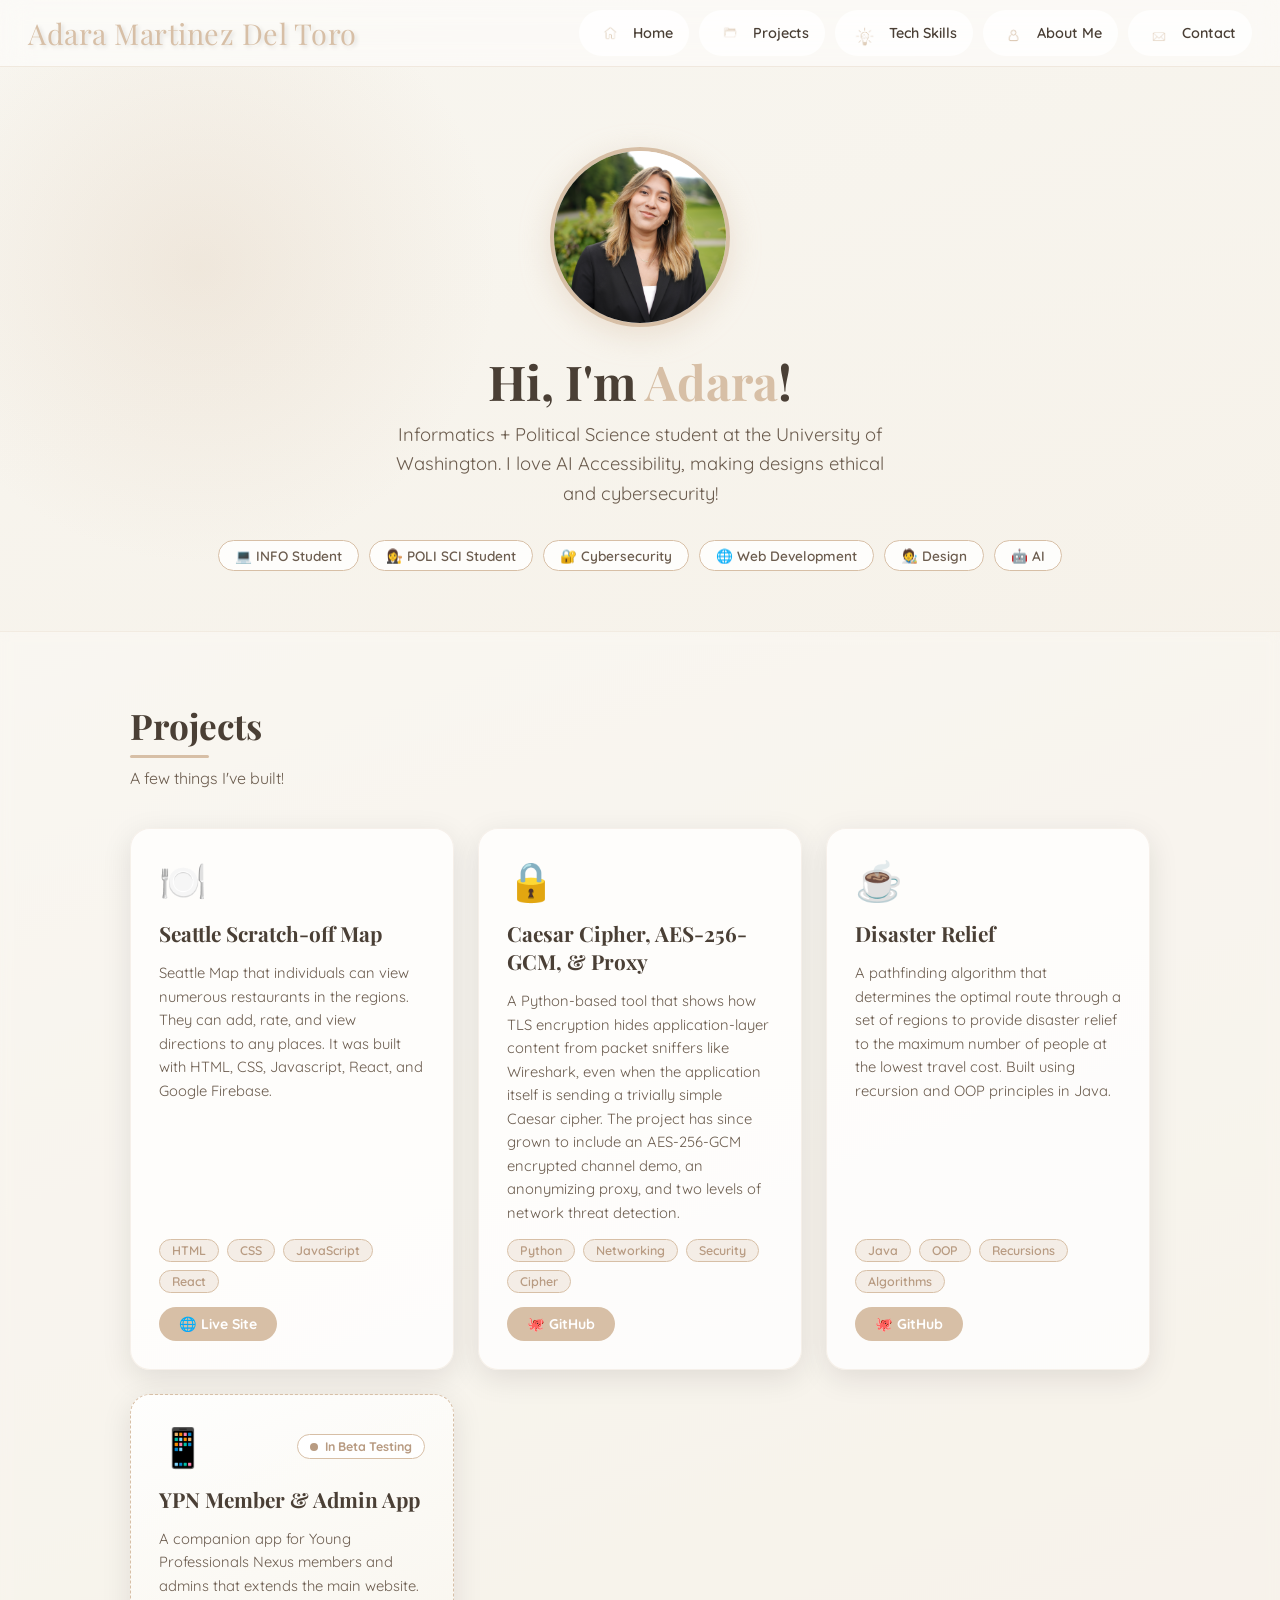
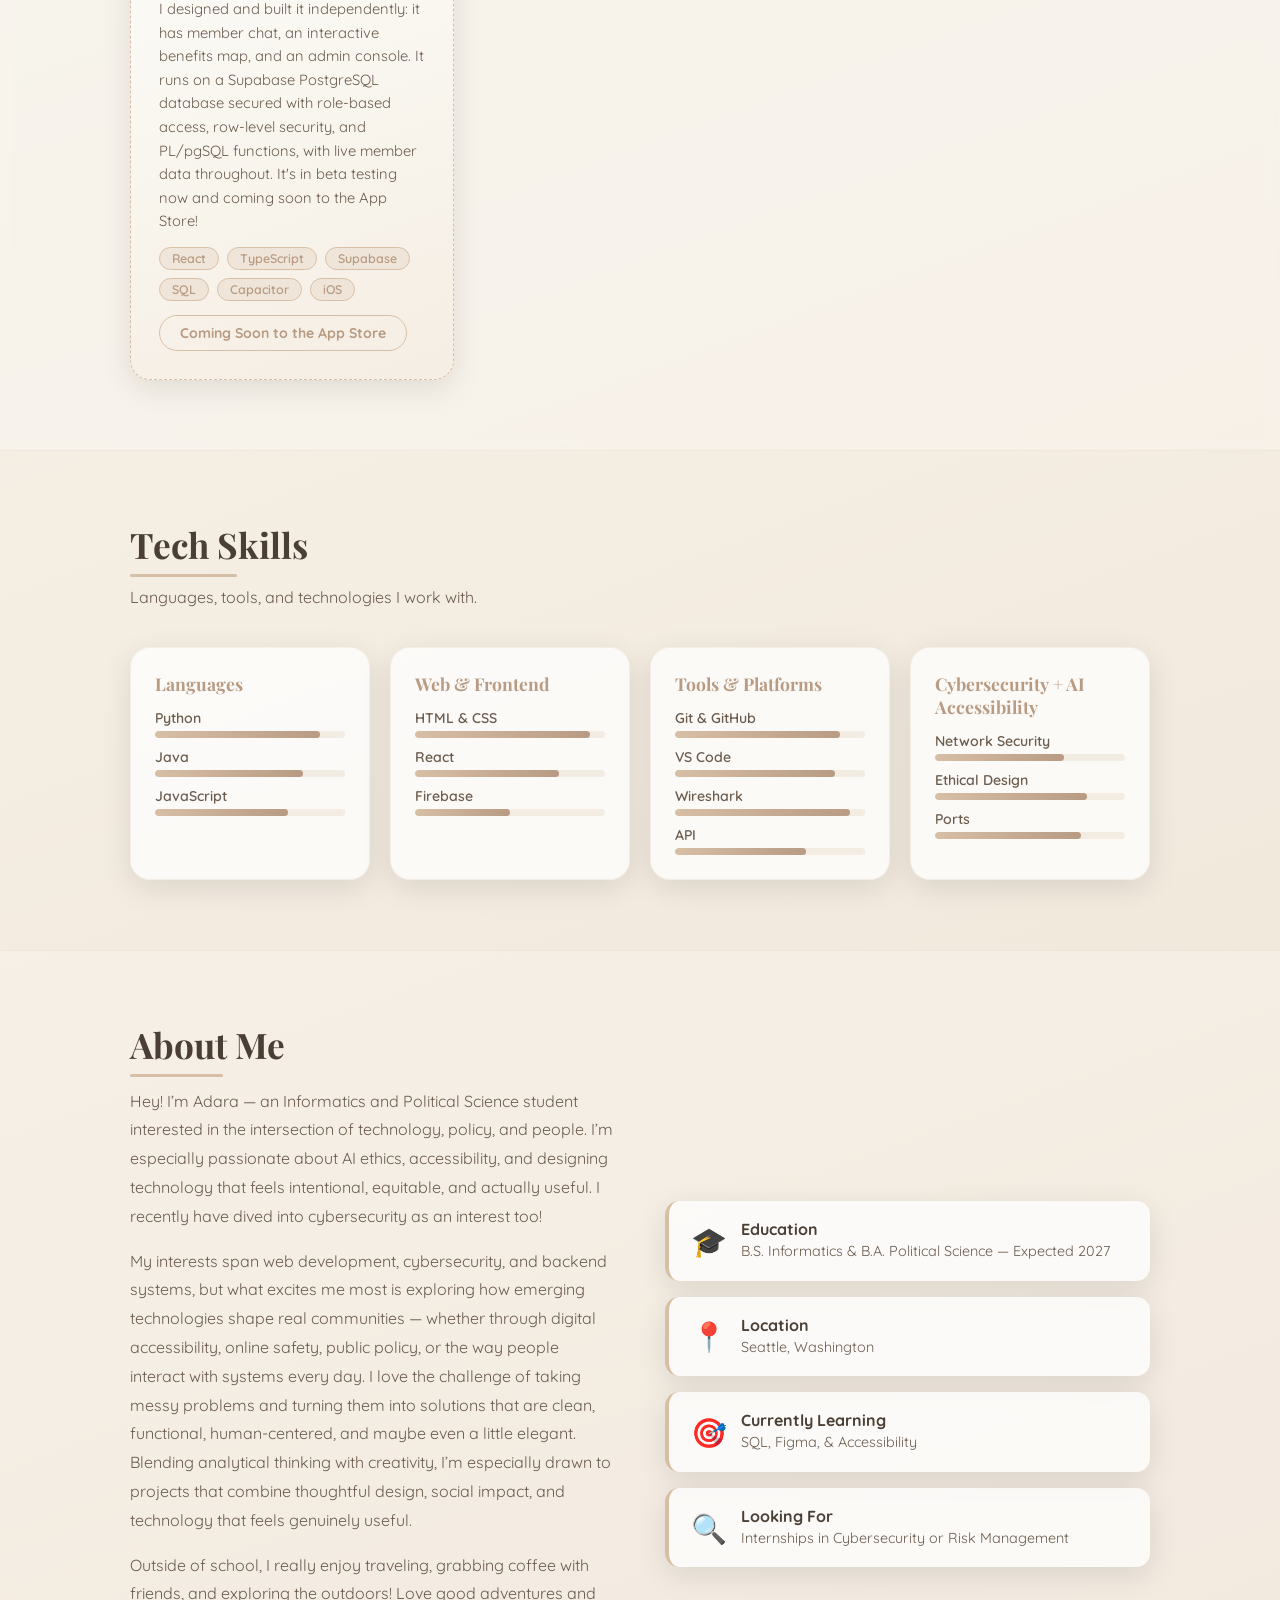
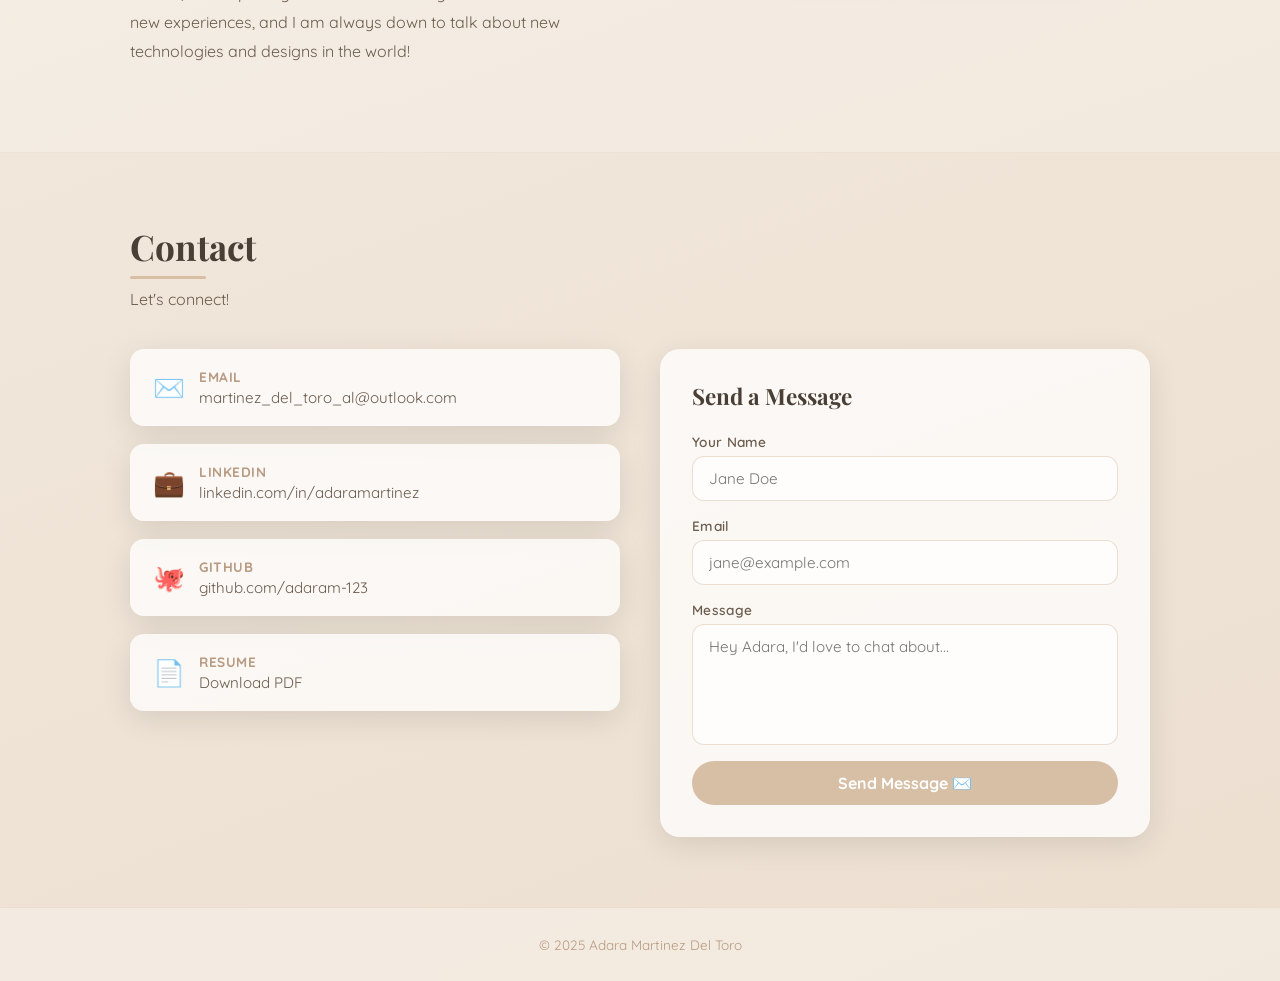
<file: index.html>
<!DOCTYPE html>
<html lang="en">
<head>
  <meta charset="UTF-8">
  <meta name="author" content="Adara Martinez">
  <meta name="viewport" content="width=device-width, initial-scale=1.0">
  <title>Adara's Portfolio</title>
  <link rel="icon" href="admtfavicon.ico">
  <link href="https://fonts.googleapis.com/css2?family=Playfair+Display:wght@600;700&family=Quicksand:wght@400;600;700&display=swap" rel="stylesheet">
  <link rel="stylesheet" href="styles.css">
</head>
<body>

  <!-- navbars -->
  <nav>
    <div class="nav-name">Adara Martinez Del Toro</div>
    <ul class="nav-links">

      <li>
        <a href="#Home">
          <img src="homeicon.png" alt="Home"> Home
        </a>
      </li>

      <li class="dropdown">
        <a href="javascript:void(0)" class="dropbtn">
          <img src="projecticon.png" alt="Projects"> Projects
        </a>
        <div class="dropdown-content">
          <a href="#Project1">Seattle Restaurant Map</a>
          <a href="#Project2">Caesar Cipher, AES-256-GCM, & Proxy</a>
          <a href="#Project3">Disaster Relief</a>
          <a href="#Project4">YPN Member &amp; Admin App</a>
        </div>
      </li>

      <li>
        <a href="#Techskills">
          <img src="techskills.png" alt="Skills"> Tech Skills
        </a>
      </li>

      <li>
        <a href="#AboutMe">
          <img src="aboutme.png" alt="About Me"> About Me
        </a>
      </li>

      <li>
        <a href="#Contact">
          <img src="contacticon.png" alt="Contact"> Contact
        </a>
      </li>

    </ul>
  </nav>

  <!-- home -->
  <section id="Home">
    <div class="hero-photo-wrapper">
      <img src="adara2.JPG" alt="Adara Martinez">
    </div>

    <h1 class="hero-title">Hi, I'm <span>Adara</span>!</h1>
    <p class="hero-subtitle">
      Informatics + Political Science student at the University of Washington.
      I love AI Accessibility, making designs ethical and cybersecurity!
    </p>
    <div class="hero-badges">
      <span class="badge">💻 INFO Student</span>
      <span class="badge">👩‍⚖️ POLI SCI Student</span>
      <span class="badge">🔐 Cybersecurity</span>
      <span class="badge">🌐 Web Development</span>
      <span class="badge">🧑‍🎨 Design</span>
      <span class="badge">🤖 AI</span>
    </div>
  </section>

  <!-- projects -->
  <section id="Projects">
    <div class="section">
      <h2 class="section-title">Projects</h2>
      <p class="section-subtitle">A few things I've built!</p>

      <div class="projects-grid">

        <!-- Project 1: Restaurant Website -->
        <div class="project-card" id="Project1">
          <div class="project-card-icon">🍽️</div>
          <h3>Seattle Scratch-off Map</h3>
          <p>
            Seattle Map that individuals can view numerous restaurants in the regions.
            They can add, rate, and view directions to any places. It was built with
            HTML, CSS, Javascript, React, and Google Firebase.
          </p>
          <div class="project-tags">
            <span class="project-tag">HTML</span>
            <span class="project-tag">CSS</span>
            <span class="project-tag">JavaScript</span>
            <span class="project-tag">React</span>
          </div>
          <a href="https://info340-restaurantratings.web.app" class="project-link">🌐 Live Site</a>
        </div>

        <!-- Project 2: Cybersecurity -->
        <div class="project-card" id="Project2">
          <div class="project-card-icon">🔒</div>
          <h3>Caesar Cipher, AES-256-GCM, & Proxy</h3>
          <p>
            A Python-based  tool that shows how TLS encryption hides application-layer content 
            from packet sniffers like Wireshark, even when the application itself is sending 
            a trivially simple Caesar cipher. The project has since grown to include an 
            AES-256-GCM encrypted channel demo, an anonymizing proxy, and two levels of network threat detection.
          </p>
          <div class="project-tags">
            <span class="project-tag">Python</span>
            <span class="project-tag">Networking</span>
            <span class="project-tag">Security</span>
            <span class="project-tag">Cipher</span>
          </div>
          <a href="https://github.com/adaram-123/jsisb370-privacy.git" target="_blank" class="project-link">🐙 GitHub</a>
        </div>

        <!-- Project 3: Java -->
        <div class="project-card" id="Project3">
          <div class="project-card-icon">☕</div>
          <h3>Disaster Relief</h3>
          <p>
            A pathfinding algorithm that determines the optimal route through a set 
            of regions to provide disaster relief to the maximum number of people 
            at the lowest travel cost. Built using recursion and OOP principles in Java.
          </p>
          <div class="project-tags">
            <span class="project-tag">Java</span>
            <span class="project-tag">OOP</span>
            <span class="project-tag">Recursions</span>
            <span class="project-tag">Algorithms</span>
          </div>
          <a href="https://github.com/adaram-123/disaster-relief---java.git" target="_blank" class="project-link">🐙 GitHub</a>
        </div>

        <!-- Project 4: iOS App (in testing) -->
        <div class="project-card project-card--featured" id="Project4">
          <div class="project-card-top">
            <div class="project-card-icon">📱</div>
            <span class="status-pill"><span class="status-dot"></span>In Beta Testing</span>
          </div>
          <h3>YPN Member &amp; Admin App</h3>
          <p>
            A companion app for Young Professionals Nexus members and admins that extends
            the main website. I designed and built it independently: it has member chat, an interactive
            benefits map, and an admin console. It runs on a Supabase PostgreSQL database secured
            with role-based access, row-level security, and PL/pgSQL functions, with live member data
            throughout. It's in beta testing now and coming soon to the App Store!
          </p>
          <div class="project-tags">
            <span class="project-tag">React</span>
            <span class="project-tag">TypeScript</span>
            <span class="project-tag">Supabase</span>
            <span class="project-tag">SQL</span>
            <span class="project-tag">Capacitor</span>
            <span class="project-tag">iOS</span>
          </div>
          <span class="project-link project-link--soon" aria-disabled="true"> Coming Soon to the App Store</span>
        </div>

      </div>
    </div>
  </section>

  <!-- tech skills -->
  <div id="Techskills">
    <div class="section">
      <h2 class="section-title">Tech Skills</h2>
      <p class="section-subtitle">Languages, tools, and technologies I work with.</p>

      <div class="skills-grid">

        <div class="skill-category">
          <h4>Languages</h4>
          <div class="skill-list">
            <div class="skill-item">
              <span>Python</span>
              <div class="skill-bar"><div class="skill-bar-fill" style="width: 87%"></div></div>
            </div>
            <div class="skill-item">
              <span>Java</span>
              <div class="skill-bar"><div class="skill-bar-fill" style="width: 78%"></div></div>
            </div>
            <div class="skill-item">
              <span>JavaScript</span>
              <div class="skill-bar"><div class="skill-bar-fill" style="width: 70%"></div></div>
            </div>
          </div>
        </div>

        <div class="skill-category">
          <h4>Web & Frontend</h4>
          <div class="skill-list">
            <div class="skill-item">
              <span>HTML & CSS</span>
              <div class="skill-bar"><div class="skill-bar-fill" style="width: 92%"></div></div>
            </div>
            <div class="skill-item">
              <span>React</span>
              <div class="skill-bar"><div class="skill-bar-fill" style="width: 76%"></div></div>
            </div>
            <div class="skill-item">
              <span>Firebase</span>
              <div class="skill-bar"><div class="skill-bar-fill" style="width: 50%"></div></div>
            </div>
          </div>
        </div>

        <div class="skill-category">
          <h4>Tools & Platforms</h4>
          <div class="skill-list">
            <div class="skill-item">
              <span>Git & GitHub</span>
              <div class="skill-bar"><div class="skill-bar-fill" style="width: 87%"></div></div>
            </div>
            <div class="skill-item">
              <span>VS Code</span>
              <div class="skill-bar"><div class="skill-bar-fill" style="width: 84%"></div></div>
            </div>
            <div class="skill-item">
              <span>Wireshark</span>
              <div class="skill-bar"><div class="skill-bar-fill" style="width: 92%"></div></div>
            </div>
            <div class="skill-item">
              <span>API</span>
              <div class="skill-bar"><div class="skill-bar-fill" style="width: 69%"></div></div>
            </div>
          </div>
        </div>

        <div class="skill-category">
          <h4>Cybersecurity + AI Accessibility</h4>
          <div class="skill-list">
            <div class="skill-item">
              <span>Network Security</span>
              <div class="skill-bar"><div class="skill-bar-fill" style="width: 68%"></div></div>
            </div>
            <div class="skill-item">
              <span>Ethical Design</span>
              <div class="skill-bar"><div class="skill-bar-fill" style="width: 80%"></div></div>
            </div>
            <div class="skill-item">
              <span>Ports</span>
              <div class="skill-bar"><div class="skill-bar-fill" style="width: 77%"></div></div>
            </div>
          </div>
        </div>

      </div>
    </div>
  </div>

  <!-- about me -->
  <section id="AboutMe">
    <div class="section">
      <h2 class="section-title">About Me</h2>

      <div class="about-inner">
        <div class="about-text">
          <p>
            Hey! I’m Adara — an Informatics and Political Science student interested in the 
            intersection of technology, policy, and people. I’m especially passionate about 
            AI ethics, accessibility, and designing technology that feels intentional, equitable, 
            and actually useful. I recently have dived into cybersecurity as an interest too!
          </p>
          <p>
            My interests span web development, cybersecurity, and backend systems, but what excites 
            me most is exploring how emerging technologies shape real communities — whether through 
            digital accessibility, online safety, public policy, or the way people interact with 
            systems every day. I love the challenge of taking messy problems and turning them into 
            solutions that are clean, functional, human-centered, and maybe even a little elegant. 
            Blending analytical thinking with creativity, I’m especially drawn to projects that 
            combine thoughtful design, social impact, and technology that feels genuinely useful.
          </p>
          <p>
            Outside of school, I really enjoy traveling, grabbing coffee with friends, and exploring
            the outdoors! Love good adventures and new experiences, and I am always down to talk
            about new technologies and designs in the world!
          </p>
        </div>

        <div class="about-facts">
          <div class="fact-card">
            <div class="fact-icon">🎓</div>
            <div>
              <strong>Education</strong>
              <p>B.S. Informatics & B.A. Political Science — Expected 2027</p>
            </div>
          </div>
          <div class="fact-card">
            <div class="fact-icon">📍</div>
            <div>
              <strong>Location</strong>
              <p>Seattle, Washington</p>
            </div>
          </div>
          <div class="fact-card">
            <div class="fact-icon">🎯</div>
            <div>
              <strong>Currently Learning</strong>
              <p>SQL, Figma, & Accessibility</p>
            </div>
          </div>
          <div class="fact-card">
            <div class="fact-icon">🔍</div>
            <div>
              <strong>Looking For</strong>
              <p>Internships in Cybersecurity or Risk Management</p>
            </div>
          </div>
        </div>
      </div>
    </div>
  </section>

  <!-- contact -->
  <div id="Contact">
    <div class="section">
      <h2 class="section-title">Contact</h2>
      <p class="section-subtitle">Let's connect!</p>

      <div class="contact-wrapper">

        <div class="contact-info">
          <a class="contact-item" href="mailto:martinez_del_toro_al@outlook.com">
            <div class="contact-item-icon">✉️</div>
            <div class="contact-item-text">
              <strong>Email</strong>
              <span>martinez_del_toro_al@outlook.com</span>
            </div>
          </a>
          <a class="contact-item" href="https://www.linkedin.com/in/adaramartinez" target="_blank">
            <div class="contact-item-icon">💼</div>
            <div class="contact-item-text">
              <strong>LinkedIn</strong>
              <span>linkedin.com/in/adaramartinez</span>
            </div>
          </a>
          <a class="contact-item" href="https://github.com/adaram-123" target="_blank">
            <div class="contact-item-icon">🐙</div>
            <div class="contact-item-text">
              <strong>GitHub</strong>
              <span>github.com/adaram-123</span>
            </div>
          </a>
          <a class="contact-item" href="resume.pdf">
            <div class="contact-item-icon">📄</div>
            <div class="contact-item-text">
              <strong>Resume</strong>
              <span>Download PDF</span>
            </div>
          </a>
        </div>

        <div class="contact-form-box">
          <h3>Send a Message</h3>
          <div class="form-group">
            <label for="name">Your Name</label>
            <input type="text" id="name" placeholder="Jane Doe">
          </div>
          <div class="form-group">
            <label for="email">Email</label>
            <input type="email" id="email" placeholder="jane@example.com">
          </div>
          <div class="form-group">
            <label for="message">Message</label>
            <textarea id="message" rows="5" placeholder="Hey Adara, I'd love to chat about..."></textarea>
          </div>
          <button class="form-submit" onclick="alert('Thanks for reaching out!')">
            Send Message ✉️
          </button>
        </div>

      </div>
    </div>
  </div>

<!-- footer -->
  <footer>
    <p>© 2025 Adara Martinez Del Toro </p>
  </footer>

</body>
</html>
</file>
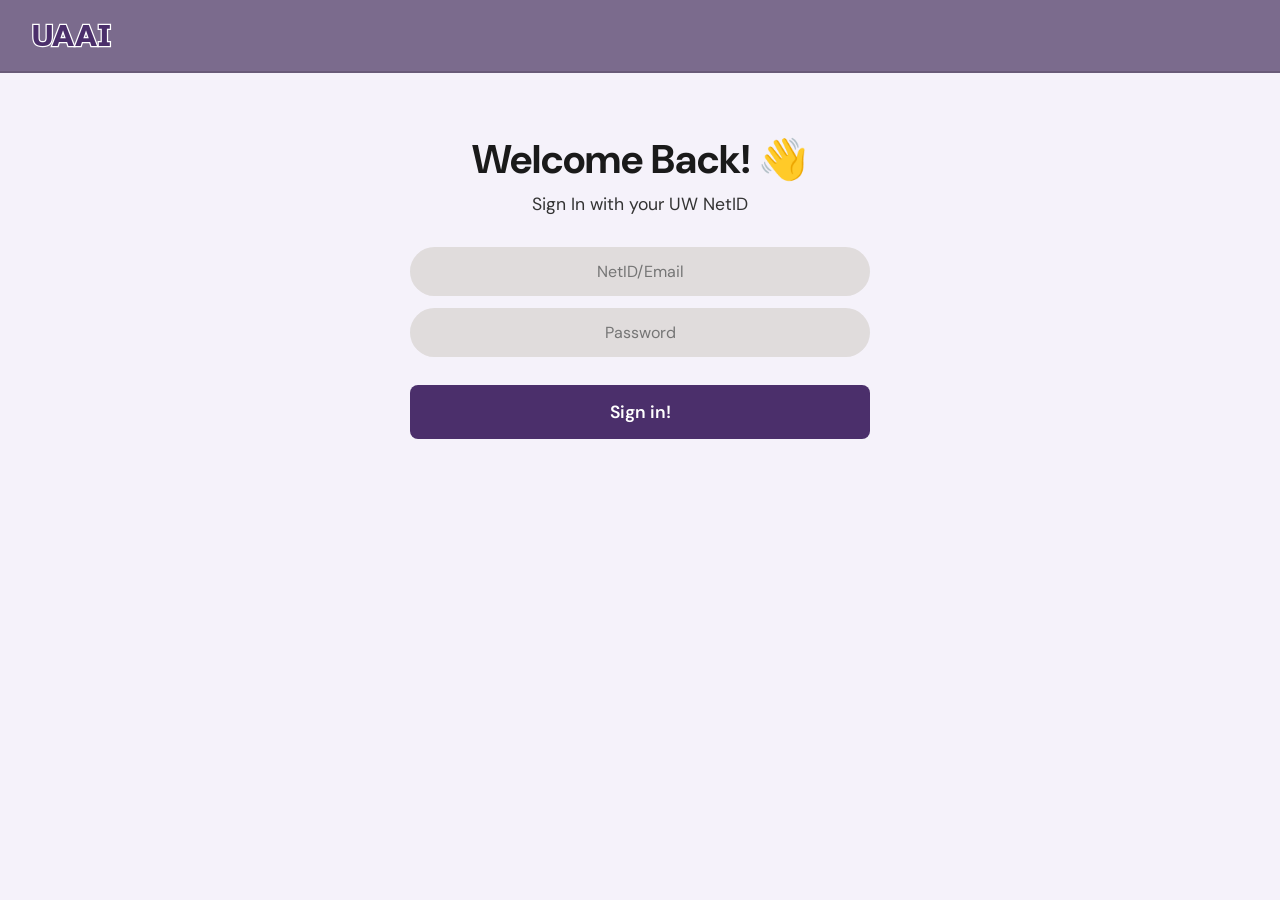
<file: index1.html>
<!DOCTYPE html>
<html lang="en">
<head>
<meta charset="UTF-8">
<meta name="viewport" content="width=device-width, initial-scale=1.0">
<title>UAAI - UW Academic Advisor AI</title>
<link href="https://fonts.googleapis.com/css2?family=Atkinson+Hyperlegible:wght@400;700&family=DM+Sans:wght@400;500;600;700&display=swap" rel="stylesheet">
<style>
  :root {
    --purple-header: #7B6B8D;
    --purple-dark: #4B2F6B;
    --purple-light: #E8E0F0;
    --purple-chat: #D9CDE8;
    --chat-user: #EAEAEA;
    --beige: #E8DFC0;
    --green: #2E7D32;
    --red: #C62828;
    --teal: #00BCD4;
    --bg: #F5F2FA;
    --white: #fff;
    --text: #1a1a1a;
    --gray: #888;
    --border: #ddd;
  }
  * { box-sizing: border-box; margin: 0; padding: 0; }
  body { font-family: 'DM Sans', sans-serif; background: var(--bg); color: var(--text); min-height: 100vh; }
 
  /* NAV */
  #main-nav {
    background: var(--purple-header);
    display: none;
    align-items: center;
    padding: 0 24px;
    height: 76px;
    gap: 12px;
    border-bottom: 2px solid rgba(0,0,0,0.15);
    position: sticky; top: 0; z-index: 50;
  }
  .nav-logo {
    font-family: 'Atkinson Hyperlegible', sans-serif;
    font-weight: 700; font-size: 2rem;
    color: var(--purple-dark);
    -webkit-text-stroke: 2.5px white;
    paint-order: stroke fill;
    margin-right: 12px;
  }
  .nav-links { display: flex; gap: 8px; flex: 1; }
  .nav-btn {
    background: var(--white); border: 2px solid var(--white);
    border-radius: 6px; padding: 8px 20px;
    font-family: 'DM Sans', sans-serif; font-weight: 700; font-size: 0.95rem;
    cursor: pointer; transition: background 0.15s; white-space: nowrap;
  }
  .nav-btn:hover, .nav-btn.active-tab { background: var(--purple-light); }
  .nav-book {
    background: var(--beige); border: none; border-radius: 50px;
    padding: 10px 22px; font-family: 'DM Sans', sans-serif;
    font-weight: 700; font-size: 0.95rem; cursor: pointer; white-space: nowrap;
  }
  .nav-arrow {
    background: none; border: 2px solid var(--white); border-radius: 50%;
    width: 36px; height: 36px; min-width: 36px; display: flex; align-items: center;
    justify-content: center; font-size: 1.1rem; cursor: pointer;
    color: var(--white); font-weight: bold;
    transition: background 0.15s;
  }
  .nav-arrow:hover { background: rgba(255,255,255,0.2); }
  .nav-arrow-tooltip { position: relative; }
  .nav-arrow-tooltip:hover::after {
    content: 'Log out';
    position: absolute; bottom: -28px; right: 0;
    background: #333; color: #fff; font-size: 0.75rem;
    padding: 3px 8px; border-radius: 4px; white-space: nowrap;
    font-family: 'DM Sans', sans-serif;
  }
 
  /* PAGES */
  .page { display: none; }
  .page.active { display: block; }
  #page-chat.active { display: flex; flex-direction: column; }
 
  /* LOGIN */
  #login-shell { min-height: 100vh; display: flex; flex-direction: column; }
  #login-shell.hidden { display: none !important; }
  .login-nav {
    background: var(--purple-header); padding: 16px 32px;
    display: flex; align-items: center;
    border-bottom: 2px solid rgba(0,0,0,0.15);
  }
  .login-nav-logo {
    font-family: 'Atkinson Hyperlegible', sans-serif;
    font-weight: 700; font-size: 2rem; color: var(--purple-dark);
    -webkit-text-stroke: 2.5px white; paint-order: stroke fill;
  }
  .login-body { flex: 1; display: flex; flex-direction: column; align-items: center; padding: 60px 20px; }
  .login-body h1 { font-size: 2.5rem; font-weight: 700; margin-bottom: 8px; }
  .login-body p { font-size: 1.1rem; margin-bottom: 32px; color: #333; }
  .login-form { display: flex; flex-direction: column; gap: 12px; width: 100%; max-width: 460px; }
  .login-form input {
    background: #E0DCDC; border: none; border-radius: 30px;
    padding: 14px 24px; font-size: 1rem; font-family: 'DM Sans', sans-serif;
    outline: none; text-align: center;
  }
  .login-form input:focus { background: #d0ccd0; }
  .login-submit {
    background: var(--purple-dark); color: var(--white); border: none;
    border-radius: 8px; padding: 16px; font-size: 1.1rem; font-weight: 600;
    cursor: pointer; margin-top: 16px; transition: background 0.15s; font-family: 'DM Sans', sans-serif;
  }
  .login-submit:hover { background: #3a2555; }
 
  /* APP SHELL */
  #app-shell { display: none; flex-direction: column; min-height: 100vh; }
  #app-shell.visible { display: flex; }
 
  /* CHAT */
  #page-chat { height: calc(100vh - 76px); }
  .chat-messages { flex: 1; overflow-y: auto; padding: 28px 32px; display: flex; flex-direction: column; gap: 16px; }
  .msg-row { display: flex; align-items: flex-start; gap: 12px; }
  .msg-row.user { justify-content: flex-end; }
  .msg-avatar { width: 48px; height: 48px; border-radius: 50%; background: #c8b8dc; flex-shrink: 0; overflow: hidden; display: flex; align-items: center; justify-content: center; }
  .msg-bubble { background: var(--purple-chat); border-radius: 16px; padding: 16px 20px; max-width: 72%; font-size: 0.97rem; line-height: 1.6; }
  .msg-bubble.user { background: var(--chat-user); }
  .chat-suggestions { display: flex; gap: 10px; flex-wrap: wrap; padding: 0 32px 12px; }
  .suggestion-chip {
    background: #E0DCDC; border: none; border-radius: 30px; padding: 8px 18px;
    font-size: 0.88rem; cursor: pointer; font-family: 'DM Sans', sans-serif; transition: background 0.15s;
  }
  .suggestion-chip:hover { background: var(--purple-light); }
  .chat-book-banner {
    display: flex; align-items: center; justify-content: space-between;
    background: #E0DCDC; margin: 0 32px 8px; border-radius: 8px; padding: 12px 20px; font-size: 1rem;
  }
  .book-small-btn { background: #333; color: #fff; border: none; border-radius: 20px; padding: 6px 18px; font-weight: 700; cursor: pointer; font-family: 'DM Sans', sans-serif; }
  .chat-input-row { display: flex; align-items: center; padding: 8px 32px 20px; gap: 12px; border-top: 1px solid var(--border); }
  .chat-input-wrap { flex: 1; display: flex; align-items: center; gap: 8px; }
  .chat-input { flex: 1; background: transparent; border: none; outline: none; font-size: 1.05rem; font-family: 'DM Sans', sans-serif; color: var(--purple-dark); }
  .chat-input::placeholder { color: var(--purple-dark); opacity: 0.55; }
 
  /* HISTORY */
  #page-history { padding: 40px 48px; }
  .history-header { display: flex; align-items: flex-start; justify-content: space-between; margin-bottom: 6px; gap: 16px; flex-wrap: wrap; }
  .history-header h2 { font-size: 2.5rem; font-weight: 700; }
  .history-search { display: flex; align-items: center; border: 1.5px solid var(--border); border-radius: 30px; padding: 10px 20px; gap: 8px; background: var(--white); width: 340px; }
  .history-search input { border: none; outline: none; font-family: 'DM Sans', sans-serif; font-size: 1rem; flex: 1; background: transparent; }
  .history-sub { font-size: 0.95rem; color: var(--gray); margin-bottom: 28px; }
  .history-count { font-weight: 700; margin-bottom: 20px; }
  .history-cards { display: flex; gap: 20px; flex-wrap: wrap; }
  .history-card { background: var(--purple-light); border-radius: 16px; padding: 20px; width: 220px; display: flex; flex-direction: column; justify-content: space-between; min-height: 140px; cursor: pointer; transition: box-shadow 0.15s; }
  .history-card:hover { box-shadow: 0 4px 16px rgba(0,0,0,0.12); }
  .history-card-title { font-size: 1rem; font-weight: 500; flex: 1; margin-bottom: 16px; }
  .history-card-footer { display: flex; justify-content: space-between; align-items: center; }
  .history-card-date { font-size: 0.82rem; color: #555; }
  .card-actions { display: flex; gap: 10px; }
  .card-icon-btn { background: none; border: none; cursor: pointer; font-size: 1rem; color: #555; padding: 2px; }
  .card-icon-btn:hover { color: var(--purple-dark); }
 
  /* PROFILE */
  .profile-wrap { padding: 32px 48px; max-width: 900px; }
  .profile-header { display: flex; align-items: center; gap: 24px; margin-bottom: 28px; flex-wrap: wrap; }
  .profile-avatar { width: 80px; height: 80px; border-radius: 50%; background: #ddd; display: flex; align-items: center; justify-content: center; font-size: 2.5rem; color: #888; border: 2px solid #ccc; }
  .profile-name { font-weight: 700; font-size: 1.15rem; }
  .profile-id { font-size: 0.92rem; color: #555; }
  .profile-badges { display: flex; gap: 12px; margin-left: auto; }
  .badge { background: #E0DCDC; border-radius: 8px; padding: 10px 18px; font-weight: 700; text-align: center; font-size: 0.92rem; line-height: 1.4; }
  .profile-grid { display: grid; grid-template-columns: 1fr 1fr; gap: 12px; margin-bottom: 28px; }
  .profile-field { background: #E0DCDC; border-radius: 8px; padding: 12px 16px; }
  .profile-field label { font-weight: 700; font-size: 0.85rem; display: block; margin-bottom: 4px; }
  .profile-field.wide { grid-column: span 2; }
  .profile-field.flex-row { display: flex; justify-content: space-between; align-items: center; }
  .course-history h3 { font-weight: 700; margin-bottom: 8px; }
  .course-term { font-size: 0.9rem; color: #555; margin: 12px 0 6px; }
  .course-row { display: flex; align-items: center; background: #E8E0F0; border-radius: 8px; padding: 10px 16px; margin-bottom: 6px; gap: 12px; }
  .course-code { font-weight: 700; min-width: 90px; font-size: 0.95rem; }
  .course-name { flex: 1; font-size: 0.93rem; }
  .course-grade { min-width: 36px; text-align: center; font-size: 0.93rem; }
  .course-status { border-radius: 20px; padding: 4px 14px; font-size: 0.83rem; font-weight: 600; }
  .status-progress { background: var(--teal); color: #fff; }
  .status-passed { background: #66BB6A; color: #fff; }
 
  /* RESOURCE */
  .resource-wrap { padding: 32px 40px; }
  .resource-deadlines { background: var(--beige); border-radius: 12px; padding: 24px 28px; margin-bottom: 28px; }
  .resource-deadlines h2 { font-weight: 800; font-size: 1.4rem; margin-bottom: 12px; border-bottom: 2.5px solid #000; padding-bottom: 6px; }
  .deadline-row { display: flex; justify-content: space-between; margin-bottom: 5px; font-weight: 600; font-size: 0.97rem; }
  .resource-links-header { font-weight: 700; font-size: 1.1rem; margin-bottom: 14px; }
  .resource-links-grid { display: grid; grid-template-columns: 1fr 1fr; gap: 10px; margin-bottom: 28px; }
  .resource-link { background: var(--white); border: 1.5px solid var(--border); border-radius: 10px; padding: 16px 20px; display: flex; align-items: center; gap: 16px; cursor: pointer; text-decoration: none; color: var(--text); transition: background 0.15s; }
  .resource-link:hover { background: var(--purple-light); }
  .resource-link-icon { width: 40px; height: 40px; border-radius: 50%; background: var(--purple-light); flex-shrink: 0; }
  .resource-link-name { font-weight: 700; flex: 1; }
  .resource-cta { background: var(--purple-light); border-radius: 12px; padding: 24px 28px; display: flex; align-items: center; justify-content: space-between; margin-bottom: 20px; }
  .resource-cta-text h3 { font-weight: 700; margin-bottom: 6px; }
  .resource-cta-text p { font-size: 0.95rem; margin-bottom: 16px; }
  .resource-contact { display: flex; gap: 24px; flex-wrap: wrap; }
  .contact-item { display: flex; align-items: center; gap: 12px; background: var(--purple-light); border-radius: 50px; padding: 10px 20px; }
 
 
  /* CHAT EDITOR */
  .editor-msg {
    display: flex; flex-direction: column; gap: 4px;
  }
  .editor-msg-label {
    font-size: 0.72rem; font-weight: 700; text-transform: uppercase;
    color: #888; letter-spacing: 0.04em;
  }
  .editor-msg-label.lbl-assistant { color: var(--purple-dark); }
  .editor-msg-label.lbl-user { color: #555; }
  .editor-msg textarea {
    width: 100%; border: 1.5px solid var(--border); border-radius: 10px;
    padding: 10px 14px; font-family: 'DM Sans', sans-serif; font-size: 0.93rem;
    line-height: 1.5; resize: vertical; outline: none; background: var(--white);
    transition: border-color 0.15s;
  }
  .editor-msg textarea:focus { border-color: var(--purple-dark); }
  .editor-msg.assistant textarea { background: var(--purple-chat); }
  .editor-msg.user textarea { background: var(--chat-user); }
 
  /* MODALS */
  .modal-overlay { display: none; position: fixed; inset: 0; background: rgba(0,0,0,0.4); z-index: 100; align-items: center; justify-content: center; }
  .modal-overlay.open { display: flex; }
  .modal { background: var(--white); border: 2.5px solid #222; border-radius: 12px; padding: 40px 48px; max-width: 480px; width: 90%; text-align: center; }
  .modal h2 { font-size: 1.35rem; font-weight: 800; margin-bottom: 28px; }
  .modal-btns { display: flex; gap: 16px; justify-content: center; flex-wrap: wrap; }
  .modal-btn { border: none; border-radius: 8px; padding: 14px 28px; font-weight: 800; font-size: 0.97rem; cursor: pointer; min-width: 140px; font-family: 'DM Sans', sans-serif; }
  .modal-btn.red { background: var(--red); color: #fff; }
  .modal-btn.green { background: var(--green); color: #fff; }
 
  /* TOAST */
  .toast { position: fixed; bottom: 32px; left: 50%; transform: translateX(-50%); background: var(--purple-dark); color: #fff; padding: 14px 28px; border-radius: 30px; font-weight: 600; font-size: 0.95rem; opacity: 0; pointer-events: none; transition: opacity 0.3s; z-index: 200; white-space: nowrap; }
  .toast.show { opacity: 1; }
 
  /* TYPING */
  .typing-dots { display: inline-flex; gap: 4px; align-items: center; }
  .typing-dots span { width: 8px; height: 8px; border-radius: 50%; background: var(--purple-dark); opacity: 0.4; animation: tdot 1.2s infinite; }
  .typing-dots span:nth-child(2) { animation-delay: 0.2s; }
  .typing-dots span:nth-child(3) { animation-delay: 0.4s; }
  @keyframes tdot { 0%,80%,100%{transform:translateY(0);opacity:.4} 40%{transform:translateY(-6px);opacity:1} }
 
  /* ===================== RESPONSIVE ===================== */
 
  /* Tablet: 768px - 1024px */
  @media (max-width: 1024px) {
    .nav-btn { padding: 8px 14px; font-size: 0.88rem; }
    .nav-book { padding: 8px 16px; font-size: 0.88rem; }
    #page-history { padding: 32px 28px; }
    .history-search { width: 260px; }
    .profile-wrap { padding: 24px 28px; }
    .resource-wrap { padding: 24px 28px; }
    .chat-messages { padding: 20px 20px; }
    .chat-book-banner { margin: 0 20px 8px; }
    .chat-suggestions { padding: 0 20px 12px; }
    .chat-input-row { padding: 8px 20px 16px; }
  }
 
  /* Mobile: under 768px */
  @media (max-width: 768px) {
    /* Nav collapses: hide labels, show icons only */
    #main-nav { padding: 0 12px; gap: 6px; height: 60px; }
    .nav-logo { font-size: 1.5rem; margin-right: 6px; }
    .nav-btn { padding: 6px 10px; font-size: 0.78rem; }
    .nav-book { padding: 6px 12px; font-size: 0.78rem; }
    .nav-arrow { width: 30px; height: 30px; min-width: 30px; font-size: 0.9rem; }
 
    #page-chat { height: calc(100vh - 60px); }
    .chat-messages { padding: 16px; }
    .msg-bubble { max-width: 88%; font-size: 0.92rem; padding: 12px 14px; }
    .msg-avatar { width: 36px; height: 36px; }
    .chat-suggestions { padding: 0 12px 10px; gap: 6px; }
    .suggestion-chip { font-size: 0.8rem; padding: 6px 12px; }
    .chat-book-banner { margin: 0 12px 8px; font-size: 0.88rem; padding: 10px 14px; }
    .chat-input-row { padding: 6px 12px 14px; }
 
    #page-history { padding: 20px 16px; }
    .history-header { flex-direction: column; gap: 12px; }
    .history-search { width: 100%; }
    .history-header h2 { font-size: 1.8rem; }
    .history-cards { gap: 12px; }
    .history-card { width: calc(50% - 6px); min-height: 110px; }
 
    .profile-wrap { padding: 16px; }
    .profile-header { gap: 12px; }
    .profile-badges { margin-left: 0; }
    .profile-grid { grid-template-columns: 1fr; }
    .profile-field.wide { grid-column: span 1; }
    .profile-field.flex-row { flex-direction: column; align-items: flex-start; gap: 10px; }
    .course-code { min-width: 72px; }
    .course-name { font-size: 0.82rem; }
 
    .resource-wrap { padding: 16px; }
    .resource-links-grid { grid-template-columns: 1fr; }
    .resource-cta { flex-direction: column; gap: 16px; text-align: center; }
    .resource-contact { flex-direction: column; gap: 12px; }
    .deadline-row { font-size: 0.88rem; }
 
    .modal { padding: 28px 20px; }
    .modal h2 { font-size: 1.1rem; }
    .modal-btn { min-width: 110px; padding: 12px 18px; }
  }
 
  /* Very small: under 480px */
  @media (max-width: 480px) {
    .nav-links { gap: 2px; }
    .nav-btn { padding: 5px 7px; font-size: 0.72rem; }
    .nav-book { display: none; } /* hide on tiny screens, still in arrow */
    .history-card { width: 100%; }
    .login-body h1 { font-size: 1.8rem; }
  }
</style>
</head>
<body>
 
<!-- LOGIN -->
<div id="login-shell">
  <div class="login-nav"><span class="login-nav-logo">UAAI</span></div>
  <div class="login-body">
    <h1>Welcome Back! 👋</h1>
    <p>Sign In with your UW NetID</p>
    <div class="login-form">
      <input type="text" id="netid-input" placeholder="NetID/Email" />
      <input type="password" id="pw-input" placeholder="Password" onkeydown="if(event.key==='Enter')doLogin()" />
      <button class="login-submit" onclick="doLogin()">Sign in!</button>
    </div>
  </div>
</div>
 
<!-- APP -->
<div id="app-shell">
  <nav id="main-nav">
    <span class="nav-logo">UAAI</span>
    <div class="nav-links">
      <button class="nav-btn" id="btn-chat" onclick="showPage('chat')">Chat</button>
      <button class="nav-btn" id="btn-history" onclick="showPage('history')">Chat History</button>
      <button class="nav-btn" id="btn-profile" onclick="showPage('profile')">Profile</button>
      <button class="nav-btn" id="btn-resource" onclick="showPage('resource')">Resource</button>
    </div>
    <button class="nav-book" onclick="bookAdvisor()">Book Advisor</button>
    <button class="nav-arrow nav-arrow-tooltip" onclick="doLogout()" title="Log out">&#8594;</button>
  </nav>
 
  <!-- CHAT -->
  <div id="page-chat" class="page">
    <div class="chat-messages" id="chat-messages">
      <div class="msg-row">
        <div class="msg-avatar" id="initial-avatar"></div>
        <div class="msg-bubble">Hello <span id="greeting-name">there</span>! My name is Dubs, your UW academic advisor assistant. I can help with course planning, graduation requirements, registration, major changes, and more.<br><br>What can I help you with today?</div>
      </div>
    </div>
    <div class="chat-suggestions" id="chat-suggestions">
      <button class="suggestion-chip" onclick="sendSuggestion(this)">What courses do I need to graduate?</button>
      <button class="suggestion-chip" onclick="sendSuggestion(this)">When is my registration date?</button>
      <button class="suggestion-chip" onclick="sendSuggestion(this)">How do I add or drop a class?</button>
      <button class="suggestion-chip" onclick="sendSuggestion(this)">Can I change my major?</button>
    </div>
    <div class="chat-book-banner">
      <span>Book an appointment if Dub's cannot answer your question!</span>
      <button class="book-small-btn" onclick="bookAdvisor()">Book</button>
    </div>
    <div class="chat-input-row">
      <div class="chat-input-wrap">
        <input class="chat-input" id="chat-input" placeholder="Ask Dubs Anything! ..." onkeydown="if(event.key==='Enter')sendChat()" />
        <div onclick="sendChat()" style="cursor:pointer;flex-shrink:0;" id="send-btn-icon"></div>
      </div>
    </div>
  </div>
 
  <!-- HISTORY -->
  <div id="page-history" class="page">
    <div class="history-header">
      <div>
        <h2>Chat History</h2>
        <p class="history-sub">Your previous conversations with Dubs &#128062;</p>
      </div>
      <div class="history-search">
        <span style="color:#888;">&#128269;</span>
        <input type="text" placeholder="Search conversations..." id="history-search" oninput="filterHistory()" />
      </div>
    </div>
    <p class="history-count" id="history-count">3 conversations</p>
    <div class="history-cards" id="history-cards"></div>
  </div>
 
  <!-- PROFILE -->
  <div id="page-profile" class="page">
    <div class="profile-wrap">
      <div class="profile-header">
        <div class="profile-avatar">&#128100;</div>
        <div>
          <div class="profile-name" id="profile-display-name">Student</div>
          <div class="profile-id">Student ID: 1235678</div>
          <div class="profile-id" id="profile-netid">Net ID: —</div>
        </div>
        <div class="profile-badges">
          <div class="badge">Active<br>Student</div>
          <div class="badge">Junior<br>Standing</div>
        </div>
      </div>
      <div class="profile-grid">
        <div class="profile-field"><label>School</label><span>Information School</span></div>
        <div class="profile-field"><label>Major</label><span>Informatics</span></div>
        <div class="profile-field"><label>Academic Year</label><span>3rd Year</span></div>
        <div class="profile-field"><label>Credits</label><span>87/180</span></div>
        <div class="profile-field wide"><label>Minors and Tracks</label><span>Design, Data Science</span></div>
        <div class="profile-field"><label>Expected Graduation</label><span>June 2027</span></div>
        <div class="profile-field"><label>Registration Date</label><span>Nov 12, 2026 &nbsp;<em>Opens in 174 days</em></span></div>
        <div class="profile-field wide flex-row">
          <div><label>Advisor</label><span>Dr. Maria Santos</span></div>
          <button class="nav-book" onclick="bookAdvisor()">Book Advisor</button>
        </div>
      </div>
      <div class="course-history">
        <h3>Course History</h3>
        <p class="course-term">Current (Spring 2026)</p>
        <div class="course-row"><span class="course-code">INFO 360</span><span class="course-name">Design Methods</span><span class="course-grade">X</span><span class="course-status status-progress">In Progress</span></div>
        <div class="course-row"><span class="course-code">INFO 340</span><span class="course-name">Client-Side Dev</span><span class="course-grade">X</span><span class="course-status status-progress">In Progress</span></div>
        <div class="course-row"><span class="course-code">STAT 311</span><span class="course-name">Elements of Statistical Methods</span><span class="course-grade">X</span><span class="course-status status-progress">In Progress</span></div>
        <p class="course-term">Past</p>
        <div class="course-row"><span class="course-code">INFO 200</span><span class="course-name">Intellectual Foundations of Informatics</span><span class="course-grade">3.8</span><span class="course-status status-passed">Passed</span></div>
        <div class="course-row"><span class="course-code">INFO 201</span><span class="course-name">Foundational Skills for Data Science</span><span class="course-grade">3.8</span><span class="course-status status-passed">Passed</span></div>
        <div class="course-row"><span class="course-code">MATH 126</span><span class="course-name">Calculus with Analytic Geometry III</span><span class="course-grade">3.8</span><span class="course-status status-passed">Passed</span></div>
      </div>
    </div>
  </div>
 
  <!-- RESOURCE -->
  <div id="page-resource" class="page">
    <div class="resource-wrap">
      <div class="resource-deadlines">
        <h2>Upcoming Deadlines</h2>
        <div class="deadline-row"><span>Winter Registration opens</span><span>November 14</span></div>
        <div class="deadline-row"><span>Add/Drop Deadline (Fall Qtr)</span><span>December 1</span></div>
        <div class="deadline-row"><span>Fall Finals Week</span><span>December 9-13</span></div>
        <div class="deadline-row"><span>Tuition Due for Winter</span><span>January 15</span></div>
      </div>
      <p class="resource-links-header">UW Student Resources</p>
      <div class="resource-links-grid">
        <a class="resource-link" href="https://myuw.uw.edu" target="_blank"><div class="resource-link-icon"></div><span class="resource-link-name">MyUW</span><span>&#8599;</span></a>
        <a class="resource-link" href="https://www.washington.edu/students/timeschd/" target="_blank"><div class="resource-link-icon"></div><span class="resource-link-name">Course Catalog</span><span>&#8599;</span></a>
        <a class="resource-link" href="https://myplan.uw.edu" target="_blank"><div class="resource-link-icon"></div><span class="resource-link-name">Degree Audit (DARS)</span><span>&#8599;</span></a>
        <a class="resource-link" href="https://careers.uw.edu" target="_blank"><div class="resource-link-icon"></div><span class="resource-link-name">Career &amp; Internship Center</span><span>&#8599;</span></a>
        <a class="resource-link" href="https://www.washington.edu/financialaid/" target="_blank"><div class="resource-link-icon"></div><span class="resource-link-name">Financial Aid Office</span><span>&#8599;</span></a>
        <a class="resource-link" href="https://depts.washington.edu/uwdrs/" target="_blank"><div class="resource-link-icon"></div><span class="resource-link-name">Disability Resources (DRS)</span><span>&#8599;</span></a>
      </div>
      <div class="resource-cta">
        <div class="resource-cta-text">
          <h3>Still have questions?</h3>
          <p>Book a meeting with your UW advisor for any questions you have that still need answers!</p>
          <button class="nav-book" onclick="bookAdvisor()">Book here!</button>
        </div>
        <div id="resource-husky"></div>
      </div>
      <div class="resource-contact">
        <div class="contact-item"><span style="font-size:1.4rem;">&#9993;&#65039;</span><div><div style="font-weight:700;text-decoration:underline;">email advising</div><div>xxx@uw.edu</div></div></div>
        <div class="contact-item"><span style="font-size:1.4rem;">&#128222;</span><div><div style="font-weight:700;text-decoration:underline;">call advising</div><div>XXX-XXX-XXXX</div></div></div>
      </div>
    </div>
  </div>
</div>
 
<!-- MODALS -->
<div class="modal-overlay" id="modal-edit">
  <div class="modal">
    <h2 id="modal-edit-title">Do you want to Edit "..."?</h2>
    <div class="modal-btns">
      <button class="modal-btn red" onclick="closeModal('modal-edit')">No, back to History</button>
      <button class="modal-btn green" onclick="confirmEdit()">Yes, continue to Edit</button>
    </div>
  </div>
</div>
 
<!-- CHAT EDITOR -->
<div class="modal-overlay" id="modal-chat-editor">
  <div class="modal" style="max-width:660px;width:95%;max-height:88vh;overflow-y:auto;text-align:left;padding:28px 32px;">
    <div style="display:flex;justify-content:space-between;align-items:center;margin-bottom:20px;gap:12px;">
      <div style="flex:1;">
        <div style="font-size:0.78rem;color:#888;margin-bottom:4px;font-weight:600;">CONVERSATION TITLE</div>
        <input id="editor-title" style="font-size:1.1rem;font-weight:700;border:none;border-bottom:2px solid var(--purple-dark);outline:none;background:transparent;font-family:'DM Sans',sans-serif;width:100%;" />
      </div>
      <button onclick="closeModal('modal-chat-editor')" style="background:none;border:none;font-size:1.6rem;cursor:pointer;color:#888;line-height:1;">&times;</button>
    </div>
    <div style="font-size:0.78rem;color:#888;font-weight:600;margin-bottom:10px;">MESSAGES</div>
    <div id="editor-messages" style="display:flex;flex-direction:column;gap:10px;margin-bottom:24px;"></div>
    <div style="display:flex;gap:12px;justify-content:flex-end;flex-wrap:wrap;">
      <button class="modal-btn red" onclick="closeModal('modal-chat-editor')">Cancel</button>
      <button class="modal-btn green" onclick="saveEditedConversation()">Save Changes</button>
    </div>
  </div>
</div>
<div class="modal-overlay" id="modal-delete">
  <div class="modal">
    <h2 id="modal-delete-title">Do you want to Delete "..."?</h2>
    <div class="modal-btns">
      <button class="modal-btn red" onclick="closeModal('modal-delete')">No, back to History</button>
      <button class="modal-btn green" onclick="confirmDelete()">Yes, delete</button>
    </div>
  </div>
</div>
<div class="modal-overlay" id="modal-book">
  <div class="modal">
    <h2>Book an Advisor Appointment</h2>
    <p style="margin-bottom:20px;color:#555;font-size:0.95rem;">Dr. Maria Santos has the following openings:</p>
    <div style="display:flex;flex-direction:column;gap:10px;margin-bottom:24px;">
      <button class="modal-btn green" style="font-weight:500;" onclick="confirmBook('Mon June 9 @ 10:00 AM')">Mon June 9 @ 10:00 AM</button>
      <button class="modal-btn green" style="font-weight:500;" onclick="confirmBook('Wed June 11 @ 2:00 PM')">Wed June 11 @ 2:00 PM</button>
      <button class="modal-btn green" style="font-weight:500;" onclick="confirmBook('Fri June 13 @ 11:00 AM')">Fri June 13 @ 11:00 AM</button>
    </div>
    <button class="modal-btn red" onclick="closeModal('modal-book')">Cancel</button>
  </div>
</div>
<div class="modal-overlay" id="modal-logout">
  <div class="modal">
    <h2>Log out of UAAI?</h2>
    <div class="modal-btns">
      <button class="modal-btn red" onclick="closeModal('modal-logout')">Cancel</button>
      <button class="modal-btn green" onclick="confirmLogout()">Yes, log out</button>
    </div>
  </div>
</div>
 
<div class="toast" id="toast"></div>
 
<script>
// ===== HUSKY SVG =====
function huskySmall() {
  return '<svg viewBox="0 0 100 100" xmlns="http://www.w3.org/2000/svg" width="48" height="48"><ellipse cx="50" cy="70" rx="28" ry="22" fill="#888"/><ellipse cx="50" cy="77" rx="16" ry="14" fill="#e8e8e8"/><ellipse cx="50" cy="42" rx="26" ry="24" fill="#888"/><ellipse cx="50" cy="49" rx="16" ry="16" fill="#e8e8e8"/><polygon points="24,27 17,7 34,22" fill="#888"/><polygon points="25,26 20,11 32,22" fill="#d4a0a0"/><polygon points="76,27 83,7 66,22" fill="#888"/><polygon points="75,26 80,11 68,22" fill="#d4a0a0"/><ellipse cx="41" cy="39" rx="5" ry="5.5" fill="white"/><ellipse cx="59" cy="39" rx="5" ry="5.5" fill="white"/><circle cx="42" cy="40" r="3" fill="#3a2060"/><circle cx="60" cy="40" r="3" fill="#3a2060"/><circle cx="43" cy="39" r="1" fill="white"/><circle cx="61" cy="39" r="1" fill="white"/><ellipse cx="50" cy="52" rx="5" ry="3.5" fill="#2a2a2a"/><path d="M45,56 Q50,62 55,56" stroke="#2a2a2a" stroke-width="1.5" fill="none"/><line x1="35" y1="54" x2="22" y2="50" stroke="#888" stroke-width="1.5"/><line x1="35" y1="57" x2="21" y2="56" stroke="#888" stroke-width="1.5"/><line x1="65" y1="54" x2="78" y2="50" stroke="#888" stroke-width="1.5"/><line x1="65" y1="57" x2="79" y2="56" stroke="#888" stroke-width="1.5"/></svg>';
}
function huskyLarge() {
  return '<svg viewBox="0 0 120 120" xmlns="http://www.w3.org/2000/svg" width="110" height="110"><ellipse cx="60" cy="88" rx="34" ry="26" fill="#888"/><ellipse cx="60" cy="96" rx="20" ry="17" fill="#e8e8e8"/><ellipse cx="60" cy="50" rx="30" ry="28" fill="#888"/><ellipse cx="60" cy="57" rx="19" ry="18" fill="#e8e8e8"/><polygon points="30,34 22,9 42,27" fill="#888"/><polygon points="31,33 25,13 40,27" fill="#d4a0a0"/><polygon points="90,34 98,9 78,27" fill="#888"/><polygon points="89,33 95,13 80,27" fill="#d4a0a0"/><ellipse cx="48" cy="46" rx="6" ry="6.5" fill="white"/><ellipse cx="72" cy="46" rx="6" ry="6.5" fill="white"/><circle cx="49" cy="47" r="3.5" fill="#3a2060"/><circle cx="73" cy="47" r="3.5" fill="#3a2060"/><circle cx="50" cy="46" r="1.2" fill="white"/><circle cx="74" cy="46" r="1.2" fill="white"/><ellipse cx="60" cy="62" rx="6" ry="4" fill="#2a2a2a"/><path d="M53,67 Q60,74 67,67" stroke="#2a2a2a" stroke-width="2" fill="none"/><path d="M90,84 Q112,66 108,52" stroke="#888" stroke-width="10" fill="none" stroke-linecap="round"/><path d="M90,84 Q112,66 108,52" stroke="#e8e8e8" stroke-width="5" fill="none" stroke-linecap="round"/><ellipse cx="38" cy="104" rx="9" ry="7" fill="#777"/><ellipse cx="82" cy="104" rx="9" ry="7" fill="#777"/></svg>';
}
 
document.getElementById('initial-avatar').innerHTML = huskySmall();
document.getElementById('send-btn-icon').innerHTML = huskySmall().replace('width="48" height="48"','width="36" height="36"');
document.getElementById('resource-husky').innerHTML = huskyLarge();
 
// ===== CONVERSATIONS (with canned responses for fake chat) =====
let conversations = [
  { id: 1, title: 'graduation requirement check', date: 'today, 9:32am', messages: [
    { role: 'assistant', text: 'Hello there! My name is Dubs, your UW academic advisor assistant. I can help with course planning, graduation requirements, registration, major changes, and more.\n\nWhat can I help you with today?' },
    { role: 'user', text: 'What do I need to graduate from Informatics?' },
    { role: 'assistant', text: 'For the Informatics major you need 180 total credits, including all core INFO requirements, your chosen track electives, and UW distribution requirements.\n\nYour DARS shows you\'re at 87/180 credits. You still need the capstone sequence (INFO 490 + 491), your A&H and SSc distribution credits, and roughly 5-6 more elective courses. Would you like a breakdown of each category?' },
    { role: 'user', text: 'Yes please show me a breakdown' },
    { role: 'assistant', text: 'Here\'s what you still need:\n\n&#x2022; Core INFO courses: INFO 430, INFO 445 remaining\n&#x2022; Capstone: INFO 490 (Research Methods) + INFO 491 (Capstone Project)\n&#x2022; Track electives (Design): 2 more courses needed\n&#x2022; A&H distribution: 5 credits remaining\n&#x2022; SSc distribution: 5 credits remaining\n&#x2022; General electives: ~15 credits to reach 180 total\n\nYou\'re on track for June 2027 graduation! Want me to help find courses that fulfill multiple requirements at once?' }
  ]},
  { id: 2, title: 'adding a minor', date: '05/18/2026, 11:18am', messages: [
    { role: 'assistant', text: 'Hello there! My name is Dubs, your UW academic advisor assistant. I can help with course planning, graduation requirements, registration, major changes, and more.\n\nWhat can I help you with today?' },
    { role: 'user', text: 'I want to add a Data Science minor, how do I do that?' },
    { role: 'assistant', text: 'Great choice! You actually already have Data Science listed as one of your tracks, so you\'re partway there.\n\nTo officially declare it as a minor, you\'ll need:\n1. DATA 311 - Statistical Methods in Bioinformatics\n2. DATA 411 - Machine Learning for Data Scientists\n3. Two approved DATA electives\n\nYour INFO 201 (Foundational Skills for Data Science, 3.8) counts toward the minor. You can declare it officially in MyUW under Academic Records > Declare Minor.' },
    { role: 'user', text: 'How many credits is the minor total?' },
    { role: 'assistant', text: 'The Data Science minor requires 25 credits total:\n\n&#x2022; DATA 311 (5 credits)\n&#x2022; DATA 411 (5 credits)\n&#x2022; INFO 201 already completed (5 credits) &#x2713;\n&#x2022; Two electives (5 credits each)\n\nSo you have 5 credits done and need 20 more. Given your schedule and no-Monday preference, DATA 311 meets TTh and DATA 411 meets WF this fall - both would work well for you!' }
  ]},
  { id: 3, title: 'course search for fall quarter', date: '05/09/2026, 2:08pm', messages: [
    { role: 'assistant', text: 'Hello there! My name is Dubs, your UW academic advisor assistant. I can help with course planning, graduation requirements, registration, major changes, and more.\n\nWhat can I help you with today?' },
    { role: 'user', text: 'Hello, I would like to explore classes to fulfill my A&H credits. Can you help me find some for fall quarter that fit into my current schedule?' },
    { role: 'assistant', text: 'Of course!\nI have found three 5-credit A&H classes that work with your schedule, and still allow you to have no classes on Mondays, something you\'ve previously emphasized. Would you like to know more about these options?' },
    { role: 'user', text: 'Yes please' },
    { role: 'assistant', text: 'Perfect! Here are three A&H classes that fit your needs.\n\nLING 200: Instructor - Laura W. McGarrity. Meeting times: TTh 10:30am-12:20pm, JHN 102.\n\nEDUC 215: Instructor - Jaclyn Lally. Meeting times: Th 2:30pm-5:20pm, ARC 147. Variable quiz section times on F.\n\nCMS 303: Instructor - Stephen F Groening. Meeting times: WF 12:30pm-2:20pm, SMI 304.\n\nWould you like me to add any of these to your planned courses in MyPlan?' },
    { role: 'user', text: 'Yes, if you could add EDUC 215 to my planned courses, that would be great.' },
    { role: 'assistant', text: 'Done! I\'ve added EDUC 215 (Instructor: Jaclyn Lally, Th 2:30-5:20pm) to your MyPlan for Fall 2026.\n\nYour fall schedule is shaping up nicely with no Monday classes. Is there anything else I can help you with?' }
  ]}
];
 
// Fake AI responses for when user types in a history chat
const fakeResponses = [
  "Great question! Based on your academic profile, I'd recommend speaking with Dr. Maria Santos directly about that. You can book an appointment using the Book Advisor button above.",
  "I can look into that for you! Based on your current credits (87/180) and your Informatics major requirements, you're in good standing. Is there anything specific you'd like me to check?",
  "That's a common question for Informatics students! The iSchool office hours are Tuesdays and Thursdays 1-4pm in MGH 370. You can also email them at info-advising@uw.edu.",
  "Looking at your course history, you've done great work so far with a 3.8 in your core courses. I'd be happy to help you plan out the next steps toward graduation!",
  "For that, I'd suggest checking MyPlan — it has the most up-to-date requirements for your specific catalog year. Want me to walk you through how to read your DARS report?",
  "Noted! I'll keep that preference in mind. No Monday classes and a focus on your Design and Data Science tracks — I can definitely work with that.",
];
let fakeIdx = 0;
 
let currentEditId = null, currentDeleteId = null, chatContext = [];
let inFakeMode = false; // true when viewing a history conversation
 
const SYSTEM_PROMPT = `You are Dubs, a friendly UW (University of Washington) academic advisor assistant. Student: John Smith, Junior, Informatics at the Information School, 87/180 credits. Minors: Design, Data Science. Advisor: Dr. Maria Santos. Registration: November 12, 2026. No classes on Mondays. Current: INFO 360, INFO 340, STAT 311. Past: INFO 200 (3.8), INFO 201 (3.8), MATH 126 (3.8). Help with course planning, graduation, registration, major/minor changes. Warm, concise, under 200 words unless detail needed.`;
 
// ===== AUTH =====
function getDisplayName(input) {
  // Strip @uw.edu or any email domain, capitalize first name
  let name = input.includes('@') ? input.split('@')[0] : input;
  // If it looks like firstname.lastname or firstname_lastname, use first part
  name = name.split(/[\._]/)[0];
  return name.charAt(0).toUpperCase() + name.slice(1);
}
 
function getNetID(input) {
  // Strip email domain if present
  return input.includes('@') ? input.split('@')[0] : input;
}
 
function doLogin() {
  const netid = document.getElementById('netid-input').value.trim();
  const pw = document.getElementById('pw-input').value.trim();
  if (!netid || !pw) { showToast('Please enter your NetID and password.'); return; }
 
  const displayName = getDisplayName(netid);
  const cleanNetID = getNetID(netid);
 
  // Update chat greeting
  document.getElementById('greeting-name').textContent = displayName;
  // Update profile
  document.getElementById('profile-display-name').textContent = displayName + ' (UW Student)';
  document.getElementById('profile-netid').textContent = 'Net ID: ' + cleanNetID;
 
  document.getElementById('login-shell').classList.add('hidden');
  document.getElementById('app-shell').classList.add('visible');
  document.getElementById('main-nav').style.display = 'flex';
  showPage('chat');
}
 
function doLogout() {
  document.getElementById('modal-logout').classList.add('open');
}
 
function confirmLogout() {
  closeModal('modal-logout');
  document.getElementById('app-shell').classList.remove('visible');
  document.getElementById('main-nav').style.display = 'none';
  document.getElementById('login-shell').classList.remove('hidden');
  document.getElementById('netid-input').value = '';
  document.getElementById('pw-input').value = '';
  // Reset chat
  resetChat();
}
 
function resetChat() {
  const container = document.getElementById('chat-messages');
  container.innerHTML = '';
  const row = document.createElement('div');
  row.className = 'msg-row';
  const av = document.createElement('div');
  av.className = 'msg-avatar';
  av.innerHTML = huskySmall();
  const bubble = document.createElement('div');
  bubble.className = 'msg-bubble';
  const savedName = document.getElementById('greeting-name') ? document.getElementById('greeting-name').textContent : 'there';
  bubble.innerHTML = 'Hello <span id="greeting-name">' + savedName + '</span>! My name is Dubs, your UW academic advisor assistant. I can help with course planning, graduation requirements, registration, major changes, and more.<br><br>What can I help you with today?';
  row.appendChild(av); row.appendChild(bubble);
  container.appendChild(row);
  document.getElementById('chat-suggestions').style.display = 'flex';
  chatContext = [];
  inFakeMode = false;
}
 
// ===== NAV =====
function showPage(page) {
  document.querySelectorAll('#app-shell .page').forEach(p => p.classList.remove('active'));
  document.querySelectorAll('.nav-btn').forEach(b => b.classList.remove('active-tab'));
  document.getElementById('page-' + page).classList.add('active');
  const btn = document.getElementById('btn-' + page);
  if (btn) btn.classList.add('active-tab');
  if (page === 'history') renderHistory();
}
 
// ===== CHAT =====
async function sendChat() {
  const input = document.getElementById('chat-input');
  const text = input.value.trim();
  if (!text) return;
  input.value = '';
  document.getElementById('chat-suggestions').style.display = 'none';
  addMessage('user', text);
 
  if (inFakeMode) {
    // Use canned responses for history chats
    const typingId = addTyping();
    await delay(900 + Math.random() * 600);
    removeTyping(typingId);
    const reply = fakeResponses[fakeIdx % fakeResponses.length];
    fakeIdx++;
    addMessage('assistant', reply);
    chatContext.push({ role: 'user', content: text });
    chatContext.push({ role: 'assistant', content: reply });
  } else {
    // Real API for fresh chats
    chatContext.push({ role: 'user', content: text });
    const typingId = addTyping();
    try {
      const res = await fetch('https://api.anthropic.com/v1/messages', {
        method: 'POST',
        headers: { 'Content-Type': 'application/json' },
        body: JSON.stringify({ model: 'claude-sonnet-4-20250514', max_tokens: 1000, system: SYSTEM_PROMPT, messages: chatContext })
      });
      const data = await res.json();
      removeTyping(typingId);
      const reply = data.content?.[0]?.text || "Sorry, I couldn't get a response. Please try again.";
      addMessage('assistant', reply);
      chatContext.push({ role: 'assistant', content: reply });
    } catch(e) {
      removeTyping(typingId);
      addMessage('assistant', "Sorry, I'm having trouble connecting right now. Please try again!");
    }
  }
}
 
function delay(ms) { return new Promise(r => setTimeout(r, ms)); }
 
function addMessage(role, text) {
  const container = document.getElementById('chat-messages');
  const row = document.createElement('div');
  row.className = 'msg-row' + (role === 'user' ? ' user' : '');
  if (role === 'assistant') {
    const av = document.createElement('div'); av.className = 'msg-avatar'; av.innerHTML = huskySmall();
    const bubble = document.createElement('div'); bubble.className = 'msg-bubble';
    bubble.innerHTML = text.replace(/\n/g, '<br>');
    row.appendChild(av); row.appendChild(bubble);
  } else {
    const bubble = document.createElement('div'); bubble.className = 'msg-bubble user';
    bubble.innerHTML = text.replace(/\n/g, '<br>');
    row.appendChild(bubble);
  }
  container.appendChild(row);
  container.scrollTop = container.scrollHeight;
}
 
function addTyping() {
  const container = document.getElementById('chat-messages');
  const row = document.createElement('div'); row.className = 'msg-row';
  const id = 'typing-' + Date.now(); row.id = id;
  const av = document.createElement('div'); av.className = 'msg-avatar'; av.innerHTML = huskySmall();
  const bubble = document.createElement('div'); bubble.className = 'msg-bubble';
  bubble.innerHTML = '<div class="typing-dots"><span></span><span></span><span></span></div>';
  row.appendChild(av); row.appendChild(bubble);
  container.appendChild(row);
  container.scrollTop = container.scrollHeight;
  return id;
}
 
function removeTyping(id) { const el = document.getElementById(id); if (el) el.remove(); }
function sendSuggestion(btn) { document.getElementById('chat-input').value = btn.textContent; sendChat(); }
 
// ===== HISTORY =====
function renderHistory(filter) {
  const cards = document.getElementById('history-cards');
  const countEl = document.getElementById('history-count');
  const q = (filter || '').toLowerCase();
  const filtered = conversations.filter(c => c.title.toLowerCase().includes(q));
  countEl.textContent = filtered.length + ' conversation' + (filtered.length !== 1 ? 's' : '');
  cards.innerHTML = '';
  filtered.forEach(c => {
    const card = document.createElement('div');
    card.className = 'history-card';
    card.innerHTML = '<div class="history-card-title">' + c.title + '</div><div class="history-card-footer"><span class="history-card-date">' + c.date + '</span><div class="card-actions"><button class="card-icon-btn" title="Edit" onclick="event.stopPropagation();openEditModal(' + c.id + ')">&#9998;</button><button class="card-icon-btn" title="Delete" onclick="event.stopPropagation();openDeleteModal(' + c.id + ')">&#128465;</button></div></div>';
    card.addEventListener('click', () => openConversation(c.id));
    cards.appendChild(card);
  });
}
 
function filterHistory() { renderHistory(document.getElementById('history-search').value); }
 
function openConversation(id) {
  const conv = conversations.find(c => c.id === id);
  if (!conv) return;
  const container = document.getElementById('chat-messages');
  container.innerHTML = '';
  chatContext = [];
  conv.messages.forEach(m => {
    addMessage(m.role, m.text);
    chatContext.push({ role: m.role === 'assistant' ? 'assistant' : 'user', content: m.text });
  });
  document.getElementById('chat-suggestions').style.display = 'none';
  inFakeMode = true; // switch to fake responses for this history chat
  showPage('chat');
}
 
function openEditModal(id) {
  currentEditId = id;
  const conv = conversations.find(c => c.id === id);
  document.getElementById('modal-edit-title').textContent = 'Do you want to Edit "' + conv.title + '"?';
  document.getElementById('modal-edit').classList.add('open');
}
function confirmEdit() {
  closeModal('modal-edit');
  const conv = conversations.find(c => c.id === currentEditId);
  // Populate editor
  document.getElementById('editor-title').value = conv.title;
  const container = document.getElementById('editor-messages');
  container.innerHTML = '';
  conv.messages.forEach((m, i) => {
    const wrap = document.createElement('div');
    wrap.className = 'editor-msg ' + m.role;
    const label = document.createElement('div');
    label.className = 'editor-msg-label lbl-' + m.role;
    label.textContent = m.role === 'assistant' ? 'Dubs' : 'Student';
    const ta = document.createElement('textarea');
    ta.rows = Math.min(8, Math.max(2, Math.ceil(m.text.length / 80)));
    ta.dataset.idx = i;
    ta.value = m.text;
    wrap.appendChild(label);
    wrap.appendChild(ta);
    container.appendChild(wrap);
  });
  document.getElementById('modal-chat-editor').classList.add('open');
}
 
function saveEditedConversation() {
  const conv = conversations.find(c => c.id === currentEditId);
  const newTitle = document.getElementById('editor-title').value.trim();
  if (newTitle) conv.title = newTitle;
  const textareas = document.querySelectorAll('#editor-messages textarea');
  textareas.forEach(ta => {
    const idx = parseInt(ta.dataset.idx);
    conv.messages[idx].text = ta.value;
  });
  closeModal('modal-chat-editor');
  showToast('Conversation saved!');
  renderHistory();
}
function openDeleteModal(id) {
  currentDeleteId = id;
  const conv = conversations.find(c => c.id === id);
  document.getElementById('modal-delete-title').textContent = 'Do you want to Delete "' + conv.title + '"?';
  document.getElementById('modal-delete').classList.add('open');
}
function confirmDelete() {
  conversations = conversations.filter(c => c.id !== currentDeleteId);
  closeModal('modal-delete');
  showToast('Conversation deleted.');
  renderHistory();
}
function closeModal(id) { document.getElementById(id).classList.remove('open'); }
function bookAdvisor() { document.getElementById('modal-book').classList.add('open'); }
function confirmBook(slot) { closeModal('modal-book'); showToast('Appointment booked: ' + slot + ' with Dr. Maria Santos!'); }
function showToast(msg) {
  const t = document.getElementById('toast');
  t.textContent = msg; t.classList.add('show');
  setTimeout(() => t.classList.remove('show'), 3000);
}
document.querySelectorAll('.modal-overlay').forEach(o => {
  o.addEventListener('click', e => { if (e.target === o) o.classList.remove('open'); });
});
</script>
</body>
</html>
</file>
<file: styles.css>
/* root */
:root {
    --bg-light: #f8f6f0;
    --bg-mid: #f4ede2;
    --accent: #d7bfa6;
    --accent-dark: #b89b82;
    --text-dark: #4a3f35;
    --text-mid: #6b5c4e;
    --white-glass: rgba(255, 255, 255, 0.35);
    --white-card: rgba(255, 255, 255, 0.75);
    --shadow: 0 8px 30px rgba(0, 0, 0, 0.1);
    --shadow-hover: 0 16px 40px rgba(0, 0, 0, 0.15);
    --radius: 20px;
    --transition: all 0.3s ease;
  }

  /* body */
  *, *::before, *::after {
    box-sizing: border-box;
    margin: 0;
    padding: 0;
  }
  
  html {
    scroll-behavior: smooth;
  }
  
  body {
    font-family: 'Quicksand', sans-serif;
    background: linear-gradient(160deg, #f8f6f0 0%, #f4ede2 50%, #ecdfd0 100%);
    color: var(--text-dark);
    min-height: 100vh;
  }
  
  /* navbar */
  nav {
    display: flex;
    justify-content: space-between;
    align-items: center;
    padding: 10px 28px;
    background: rgba(255, 255, 255, 0.45);
    backdrop-filter: blur(14px);
    -webkit-backdrop-filter: blur(14px);
    position: sticky;
    top: 0;
    z-index: 999;
    border-bottom: 1px solid rgba(215, 191, 166, 0.3);
  }
  
  .nav-name {
    font-family: 'Playfair Display', serif;
    font-size: 1.8rem;
    color: var(--accent);
    text-shadow: 2px 2px 4px rgba(0, 0, 0, 0.12);
    user-select: none;
    letter-spacing: 0.5px;
  }
  
  .nav-links {
    display: flex;
    list-style: none;
    align-items: center;
    gap: 10px;
  }
  
  .nav-links li {
    position: relative;
  }
  
  .nav-links li a,
  .dropbtn {
    display: flex;
    align-items: center;
    gap: 8px;
    color: var(--text-dark);
    padding: 8px 16px;
    border-radius: 25px;
    background-color: rgba(255, 255, 255, 0.8);
    text-decoration: none;
    font-weight: 600;
    font-size: 0.9rem;
    transition: var(--transition);
    border: none;
    cursor: pointer;
    font-family: 'Quicksand', sans-serif;
  }
  
  .nav-links li a:hover,
  .dropdown:hover .dropbtn {
    background-color: var(--accent);
    color: white;
    transform: scale(1.05);
    box-shadow: 0 4px 14px rgba(215, 191, 166, 0.5);
  }
  
  .nav-links li a img {
    width: 30px;
    height: 30px;
    vertical-align: middle;
    transition: transform 0.3s ease;
  }
  
  .nav-links li a:hover img {
    transform: scale(1.15) rotate(5deg);
  }
  
  /* dropdown */
  .dropdown-content {
    display: none;
    position: absolute;
    top: calc(100% + 8px);
    left: 0;
    background: rgba(255, 255, 255, 0.9);
    backdrop-filter: blur(12px);
    border-radius: 14px;
    min-width: 140px;
    box-shadow: var(--shadow);
    z-index: 1;
    overflow: hidden;
  }
  
  .dropdown-content a {
    display: block;
    padding: 12px 18px;
    color: var(--text-dark);
    text-decoration: none;
    font-size: 0.9rem;
    font-weight: 600;
    border-radius: 0;
    background: transparent;
    transition: background-color 0.2s ease, color 0.2s ease;
  }
  
  .dropdown-content a:hover {
    background-color: rgba(215, 191, 166, 0.4);
    color: var(--accent-dark);
    transform: none;
  }
  
  .dropdown:hover .dropdown-content {
    display: block;
    animation: fadeDown 0.2s ease;
  }
  
  @keyframes fadeDown {
    from { opacity: 0; transform: translateY(-6px); }
    to   { opacity: 1; transform: translateY(0); }
  }
  
  /* home section */
  #Home {
    display: flex;
    align-items: center;
    justify-content: center;
    flex-direction: column;
    text-align: center;
    padding: 80px 20px 60px;
    position: relative;
    overflow: hidden;
  }
  
  #Home::before {
    content: '';
    position: absolute;
    width: 600px;
    height: 600px;
    border-radius: 50%;
    background: radial-gradient(circle, rgba(215,191,166,0.25) 0%, transparent 70%);
    top: -100px;
    left: -100px;
    pointer-events: none;
  }
  
  .hero-photo-wrapper {
    width: 180px;
    height: 180px;
    border-radius: 50%;
    border: 4px solid var(--accent);
    overflow: hidden;
    margin-bottom: 28px;
    box-shadow: 0 8px 30px rgba(215, 191, 166, 0.4);
    background: rgba(255, 255, 255, 0.6);
    display: flex;
    align-items: center;
    justify-content: center;
    animation: floatIn 0.8s ease both;
  }
  
  .hero-photo-wrapper img {
    width: 100%;
    height: 100%;
    object-fit: cover;
  }
  
  .hero-photo-placeholder {
    width: 100%;
    height: 100%;
    display: flex;
    flex-direction: column;
    align-items: center;
    justify-content: center;
    font-size: 0.75rem;
    color: var(--accent-dark);
    gap: 6px;
  }
  
  .hero-photo-placeholder svg {
    width: 48px;
    height: 48px;
    opacity: 0.5;
  }
  
  .hero-title {
    font-family: 'Playfair Display', serif;
    font-size: 3rem;
    color: var(--text-dark);
    line-height: 1.1;
    margin-bottom: 12px;
    animation: slideUp 0.7s ease 0.2s both;
  }
  
  .hero-title span {
    color: var(--accent);
  }
  
  .hero-subtitle {
    font-size: 1.15rem;
    color: var(--text-mid);
    max-width: 520px;
    line-height: 1.6;
    margin-bottom: 32px;
    animation: slideUp 0.7s ease 0.35s both;
  }
  
  .hero-badges {
    display: flex;
    gap: 10px;
    flex-wrap: wrap;
    justify-content: center;
    animation: slideUp 0.7s ease 0.5s both;
  }
  
  .badge {
    background: rgba(255, 255, 255, 0.8);
    border: 1.5px solid var(--accent);
    color: var(--text-mid);
    border-radius: 20px;
    padding: 6px 16px;
    font-size: 0.85rem;
    font-weight: 600;
  }
  
  @keyframes floatIn {
    from { opacity: 0; transform: scale(0.85); }
    to   { opacity: 1; transform: scale(1); }
  }
  
  @keyframes slideUp {
    from { opacity: 0; transform: translateY(20px); }
    to   { opacity: 1; transform: translateY(0); }
  }
  
  /* shared section */
  .section {
    padding: 70px 40px;
    max-width: 1100px;
    margin: 0 auto;
  }
  
  .section-title {
    font-family: 'Playfair Display', serif;
    font-size: 2.2rem;
    color: var(--text-dark);
    margin-bottom: 10px;
    position: relative;
    display: inline-block;
  }
  
  .section-title::after {
    content: '';
    display: block;
    height: 3px;
    width: 60%;
    background: var(--accent);
    border-radius: 2px;
    margin-top: 6px;
  }
  
  .section-subtitle {
    color: var(--text-mid);
    margin-bottom: 40px;
    font-size: 1rem;
  }
  
  /* project section */
  #Projects {
    background: rgba(255, 255, 255, 0.25);
    backdrop-filter: blur(6px);
    border-top: 1px solid rgba(215, 191, 166, 0.2);
    border-bottom: 1px solid rgba(215, 191, 166, 0.2);
  }
  
  .projects-grid {
    display: grid;
    grid-template-columns: repeat(auto-fit, minmax(300px, 1fr));
    gap: 24px;
    margin-top: 40px;
  }
  
  .project-card {
    background: var(--white-card);
    border-radius: var(--radius);
    padding: 28px;
    box-shadow: var(--shadow);
    transition: var(--transition);
    border: 1px solid rgba(215, 191, 166, 0.2);
    display: flex;
    flex-direction: column;
    gap: 14px;
  }
  
  .project-card:hover {
    transform: translateY(-6px);
    box-shadow: var(--shadow-hover);
    border-color: var(--accent);
  }
  
  .project-card-icon {
    font-size: 2.4rem;
  }
  
  .project-card h3 {
    font-family: 'Playfair Display', serif;
    font-size: 1.3rem;
    color: var(--text-dark);
  }
  
  .project-card p {
    font-size: 0.92rem;
    color: var(--text-mid);
    line-height: 1.6;
    flex: 1;
  }
  
  .project-tags {
    display: flex;
    gap: 8px;
    flex-wrap: wrap;
  }
  
  .project-tag {
    background: rgba(215, 191, 166, 0.25);
    border: 1px solid var(--accent);
    color: var(--accent-dark);
    border-radius: 12px;
    padding: 3px 12px;
    font-size: 0.78rem;
    font-weight: 600;
  }
  
  .project-link {
    display: inline-flex;
    align-items: center;
    gap: 6px;
    background: var(--accent);
    color: white;
    border-radius: 20px;
    padding: 8px 20px;
    font-size: 0.88rem;
    font-weight: 700;
    text-decoration: none;
    transition: var(--transition);
    align-self: flex-start;
  }
  
  .project-link:hover {
    background: var(--accent-dark);
    transform: scale(1.04);
  }
  
  /* in-progress / featured project */
  .project-card--featured {
    border: 1.5px dashed var(--accent);
    background: linear-gradient(160deg, rgba(255,255,255,0.85), rgba(244,237,226,0.85));
  }

  .project-card-top {
    display: flex;
    justify-content: space-between;
    align-items: center;
  }

  .status-pill {
    display: inline-flex;
    align-items: center;
    gap: 7px;
    background: rgba(255, 255, 255, 0.9);
    border: 1px solid var(--accent);
    color: var(--accent-dark);
    border-radius: 20px;
    padding: 4px 12px;
    font-size: 0.78rem;
    font-weight: 700;
  }

  .status-dot {
    width: 8px;
    height: 8px;
    border-radius: 50%;
    background: var(--accent-dark);
    animation: pulse 1.6s ease-in-out infinite;
  }

  @keyframes pulse {
    0%, 100% { opacity: 1; transform: scale(1); }
    50%      { opacity: 0.35; transform: scale(0.75); }
  }

  .project-link--soon {
    background: transparent;
    color: var(--accent-dark);
    border: 1.5px solid var(--accent);
    cursor: default;
  }

  .project-link--soon:hover {
    background: transparent;
    transform: none;
  }

  /* tech skills */
  .skills-grid {
    display: grid;
    grid-template-columns: repeat(auto-fit, minmax(220px, 1fr));
    gap: 20px;
    margin-top: 40px;
  }
  
  .skill-category {
    background: var(--white-card);
    border-radius: var(--radius);
    padding: 24px;
    box-shadow: var(--shadow);
    border: 1px solid rgba(215, 191, 166, 0.2);
    transition: var(--transition);
  }
  
  .skill-category:hover {
    transform: translateY(-4px);
    border-color: var(--accent);
  }
  
  .skill-category h4 {
    font-family: 'Playfair Display', serif;
    font-size: 1.1rem;
    margin-bottom: 14px;
    color: var(--accent-dark);
  }
  
  .skill-list {
    display: flex;
    flex-direction: column;
    gap: 10px;
  }
  
  .skill-item {
    display: flex;
    flex-direction: column;
    gap: 4px;
  }
  
  .skill-item span {
    font-size: 0.88rem;
    font-weight: 600;
    color: var(--text-mid);
  }
  
  .skill-bar {
    height: 7px;
    background: rgba(215, 191, 166, 0.25);
    border-radius: 10px;
    overflow: hidden;
  }
  
  .skill-bar-fill {
    height: 100%;
    background: linear-gradient(90deg, var(--accent), var(--accent-dark));
    border-radius: 10px;
    transition: width 1s ease;
  }
  
  /* about me */
  #AboutMe {
    background: rgba(255, 255, 255, 0.2);
    border-top: 1px solid rgba(215, 191, 166, 0.2);
    border-bottom: 1px solid rgba(215, 191, 166, 0.2);
  }
  
  .about-inner {
    display: grid;
    grid-template-columns: 1fr 1fr;
    gap: 50px;
    align-items: center;
  }
  
  .about-text p {
    font-size: 1rem;
    color: var(--text-mid);
    line-height: 1.8;
    margin-bottom: 16px;
  }
  
  .about-facts {
    display: flex;
    flex-direction: column;
    gap: 16px;
  }
  
  .fact-card {
    background: var(--white-card);
    border-radius: 14px;
    padding: 18px 22px;
    box-shadow: var(--shadow);
    border-left: 4px solid var(--accent);
    display: flex;
    align-items: center;
    gap: 14px;
    transition: var(--transition);
  }
  
  .fact-card:hover {
    transform: translateX(6px);
  }
  
  .fact-icon {
    font-size: 1.8rem;
    flex-shrink: 0;
  }
  
  .fact-card p {
    font-size: 0.9rem;
    color: var(--text-mid);
    line-height: 1.5;
  }
  
  .fact-card strong {
    display: block;
    font-size: 1rem;
    color: var(--text-dark);
    margin-bottom: 2px;
  }
  
  /* contact */
  .contact-wrapper {
    display: grid;
    grid-template-columns: 1fr 1fr;
    gap: 40px;
    margin-top: 40px;
  }
  
  .contact-info {
    display: flex;
    flex-direction: column;
    gap: 18px;
  }
  
  .contact-item {
    display: flex;
    align-items: center;
    gap: 14px;
    background: var(--white-card);
    border-radius: 14px;
    padding: 18px 22px;
    box-shadow: var(--shadow);
    text-decoration: none;
    color: var(--text-dark);
    transition: var(--transition);
    border: 1px solid transparent;
  }
  
  .contact-item:hover {
    border-color: var(--accent);
    transform: translateY(-3px);
    box-shadow: var(--shadow-hover);
  }
  
  .contact-item-icon {
    font-size: 1.6rem;
    flex-shrink: 0;
  }
  
  .contact-item-text strong {
    display: block;
    font-size: 0.85rem;
    color: var(--accent-dark);
    text-transform: uppercase;
    letter-spacing: 0.5px;
    margin-bottom: 2px;
  }
  
  .contact-item-text span {
    font-size: 0.95rem;
    color: var(--text-mid);
  }
  
  .contact-form-box {
    background: var(--white-card);
    border-radius: var(--radius);
    padding: 32px;
    box-shadow: var(--shadow);
  }
  
  .contact-form-box h3 {
    font-family: 'Playfair Display', serif;
    font-size: 1.4rem;
    margin-bottom: 22px;
    color: var(--text-dark);
  }
  
  .form-group {
    display: flex;
    flex-direction: column;
    gap: 6px;
    margin-bottom: 16px;
  }
  
  .form-group label {
    font-size: 0.85rem;
    font-weight: 600;
    color: var(--text-mid);
    letter-spacing: 0.3px;
  }
  
  .form-group input,
  .form-group textarea {
    border: 1.5px solid rgba(215, 191, 166, 0.5);
    border-radius: 12px;
    padding: 12px 16px;
    font-family: 'Quicksand', sans-serif;
    font-size: 0.95rem;
    color: var(--text-dark);
    background: rgba(255, 255, 255, 0.7);
    outline: none;
    transition: border-color 0.2s ease, box-shadow 0.2s ease;
    resize: none;
  }
  
  .form-group input:focus,
  .form-group textarea:focus {
    border-color: var(--accent);
    box-shadow: 0 0 0 3px rgba(215, 191, 166, 0.2);
  }
  
  .form-submit {
    background: var(--accent);
    color: white;
    border: none;
    border-radius: 25px;
    padding: 12px 32px;
    font-family: 'Quicksand', sans-serif;
    font-size: 1rem;
    font-weight: 700;
    cursor: pointer;
    transition: var(--transition);
    width: 100%;
  }
  
  .form-submit:hover {
    background: var(--accent-dark);
    transform: scale(1.02);
    box-shadow: 0 6px 20px rgba(215, 191, 166, 0.5);
  }
  
  /* footer */
  footer {
    text-align: center;
    padding: 28px;
    font-size: 0.85rem;
    color: var(--accent-dark);
    border-top: 1px solid rgba(215, 191, 166, 0.3);
    background: rgba(255, 255, 255, 0.3);
  }
  
  /* responsive */
  @media (max-width: 768px) {
    nav {
      flex-direction: column;
      gap: 14px;
      padding: 14px;
    }
  
    .nav-links {
      flex-wrap: wrap;
      justify-content: center;
    }
  
    .hero-title {
      font-size: 2.2rem;
    }
  
    .about-inner,
    .contact-wrapper {
      grid-template-columns: 1fr;
    }
  
    .section {
      padding: 50px 20px;
    }
  }
</file>
